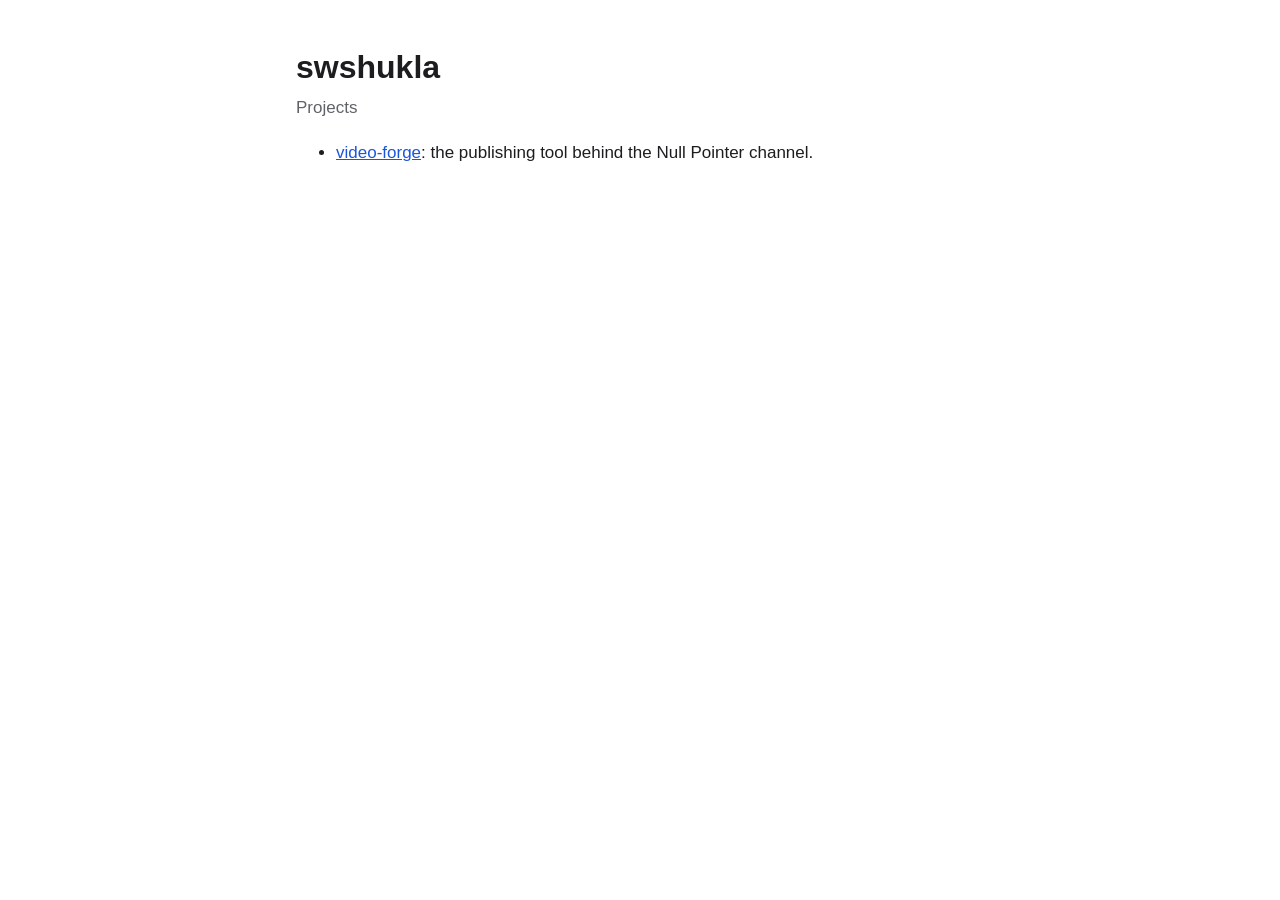
<file: index.html>
<!doctype html>
<html lang="en">
<head>
<meta charset="utf-8">
<meta name="viewport" content="width=device-width, initial-scale=1">
<title>swshukla</title>
<link rel="stylesheet" href="/style.css">
</head>
<body>
<main>
<h1>swshukla</h1>
<p class="muted">Projects</p>
<ul>
  <li><a href="/videoforge/">video-forge</a>: the publishing tool behind the Null Pointer channel.</li>
</ul>
</main>
</body>
</html>
</file>
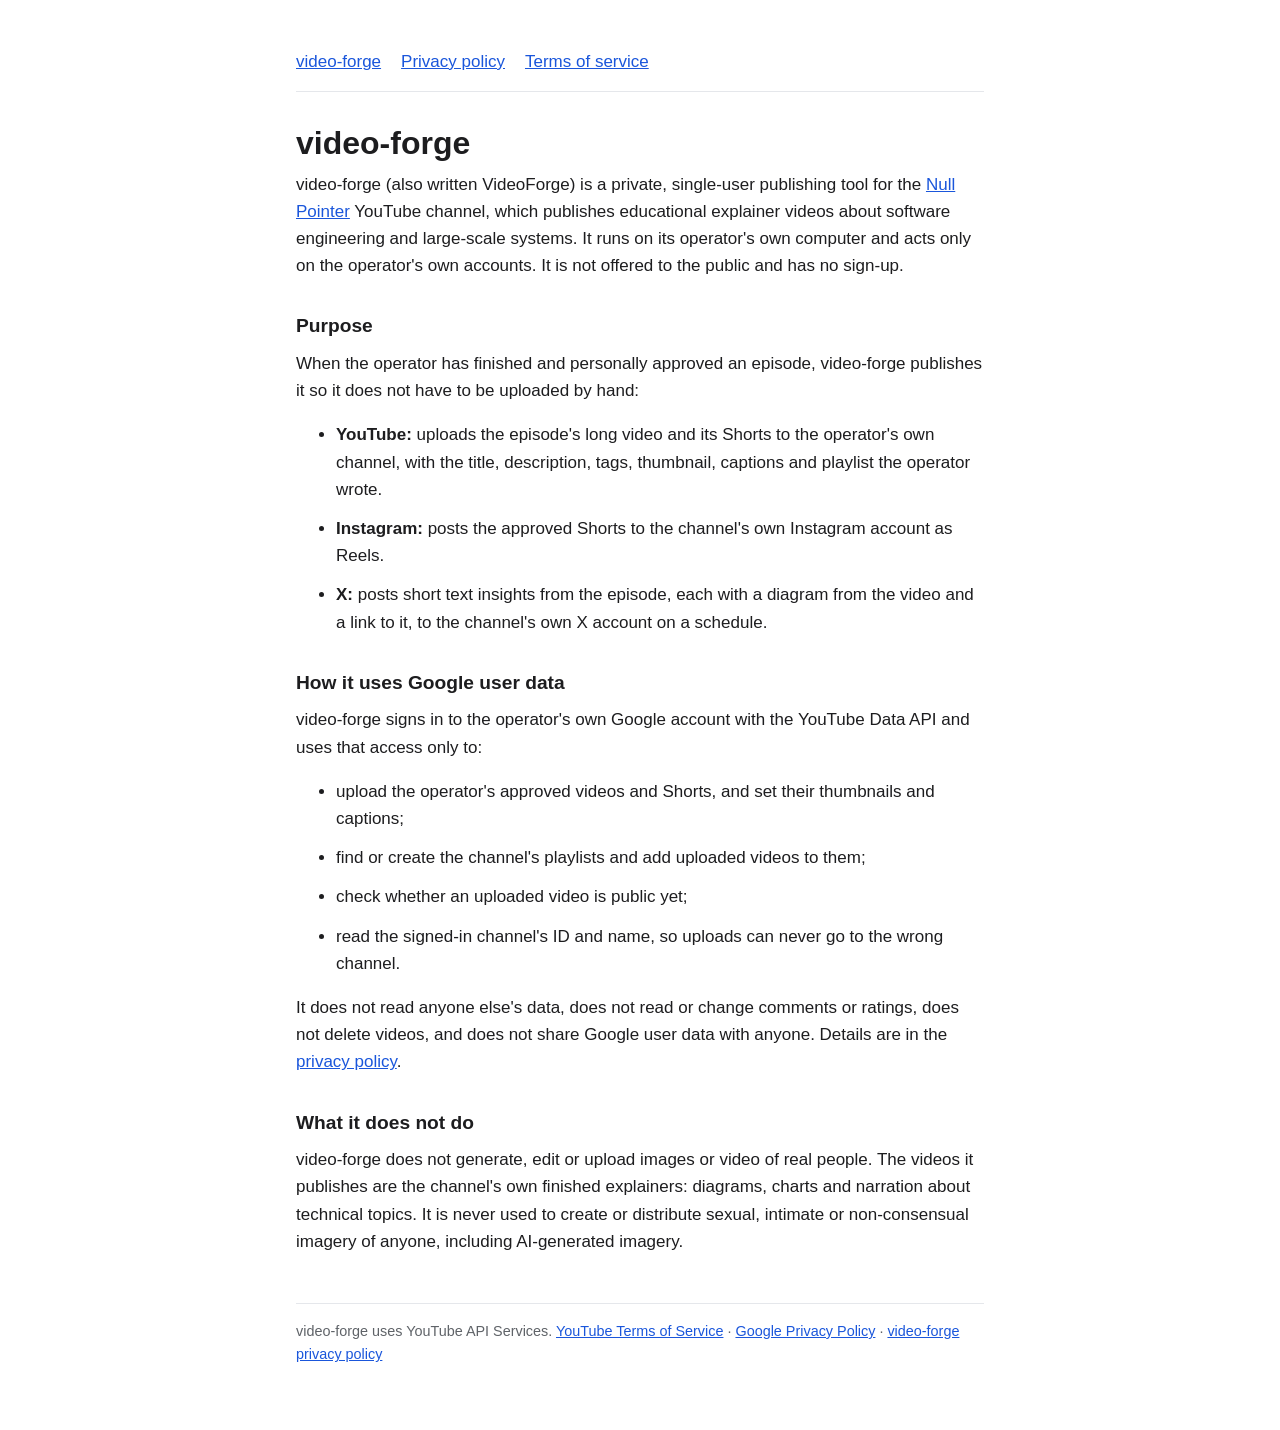
<file: videoforge/index.html>
<!doctype html>
<html lang="en">
<head>
<meta charset="utf-8">
<meta name="viewport" content="width=device-width, initial-scale=1">
<title>video-forge</title>
<meta name="description" content="video-forge: a private tool that uploads the Null Pointer channel's own approved explainer videos to its own YouTube channel, and shares them on Instagram and X.">
<link rel="stylesheet" href="/style.css">
</head>
<body>
<main>
<nav><a href="/videoforge/">video-forge</a><a href="/videoforge/privacy/">Privacy policy</a><a href="/videoforge/terms/">Terms of service</a></nav>
<h1>video-forge</h1>
<p>video-forge (also written VideoForge) is a private, single-user publishing tool for the
<a href="https://www.youtube.com/@nullpointer-c9k">Null Pointer</a> YouTube channel, which publishes
educational explainer videos about software engineering and large-scale systems. It runs on its
operator's own computer and acts only on the operator's own accounts. It is not offered to the
public and has no sign-up.</p>

<h2>Purpose</h2>
<p>When the operator has finished and personally approved an episode, video-forge publishes it so it
does not have to be uploaded by hand:</p>
<ul>
  <li><strong>YouTube:</strong> uploads the episode's long video and its Shorts to the operator's own
    channel, with the title, description, tags, thumbnail, captions and playlist the operator wrote.</li>
  <li><strong>Instagram:</strong> posts the approved Shorts to the channel's own Instagram account as Reels.</li>
  <li><strong>X:</strong> posts short text insights from the episode, each with a diagram from the video
    and a link to it, to the channel's own X account on a schedule.</li>
</ul>

<h2>How it uses Google user data</h2>
<p>video-forge signs in to the operator's own Google account with the YouTube Data API and uses that
access only to:</p>
<ul>
  <li>upload the operator's approved videos and Shorts, and set their thumbnails and captions;</li>
  <li>find or create the channel's playlists and add uploaded videos to them;</li>
  <li>check whether an uploaded video is public yet;</li>
  <li>read the signed-in channel's ID and name, so uploads can never go to the wrong channel.</li>
</ul>
<p>It does not read anyone else's data, does not read or change comments or ratings, does not delete
videos, and does not share Google user data with anyone. Details are in the
<a href="/videoforge/privacy/">privacy policy</a>.</p>

<h2>What it does not do</h2>
<p>video-forge does not generate, edit or upload images or video of real people. The videos it
publishes are the channel's own finished explainers: diagrams, charts and narration about technical
topics. It is never used to create or distribute sexual, intimate or non-consensual imagery of
anyone, including AI-generated imagery.</p>

<footer>video-forge uses YouTube API Services. <a href="https://www.youtube.com/t/terms">YouTube Terms of Service</a> ·
<a href="https://policies.google.com/privacy">Google Privacy Policy</a> ·
<a href="/videoforge/privacy/">video-forge privacy policy</a></footer>
</main>
</body>
</html>
</file>
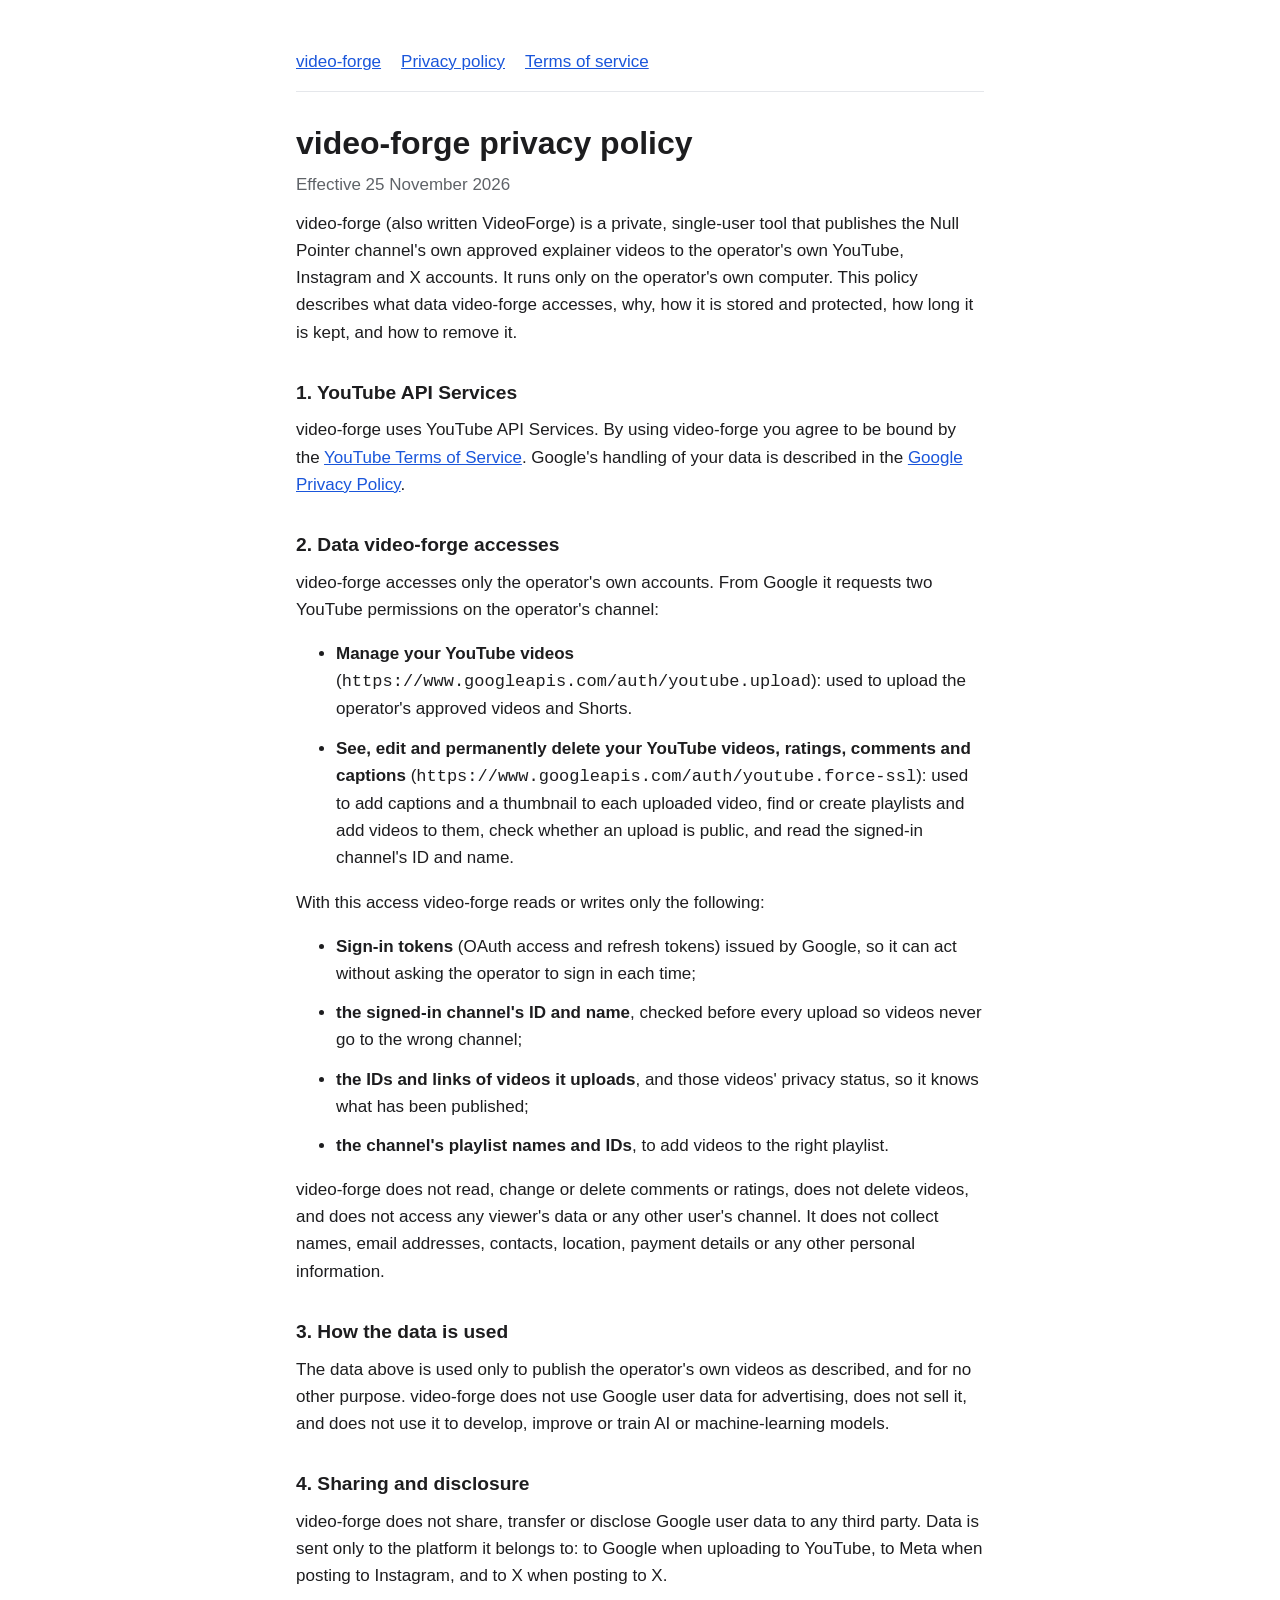
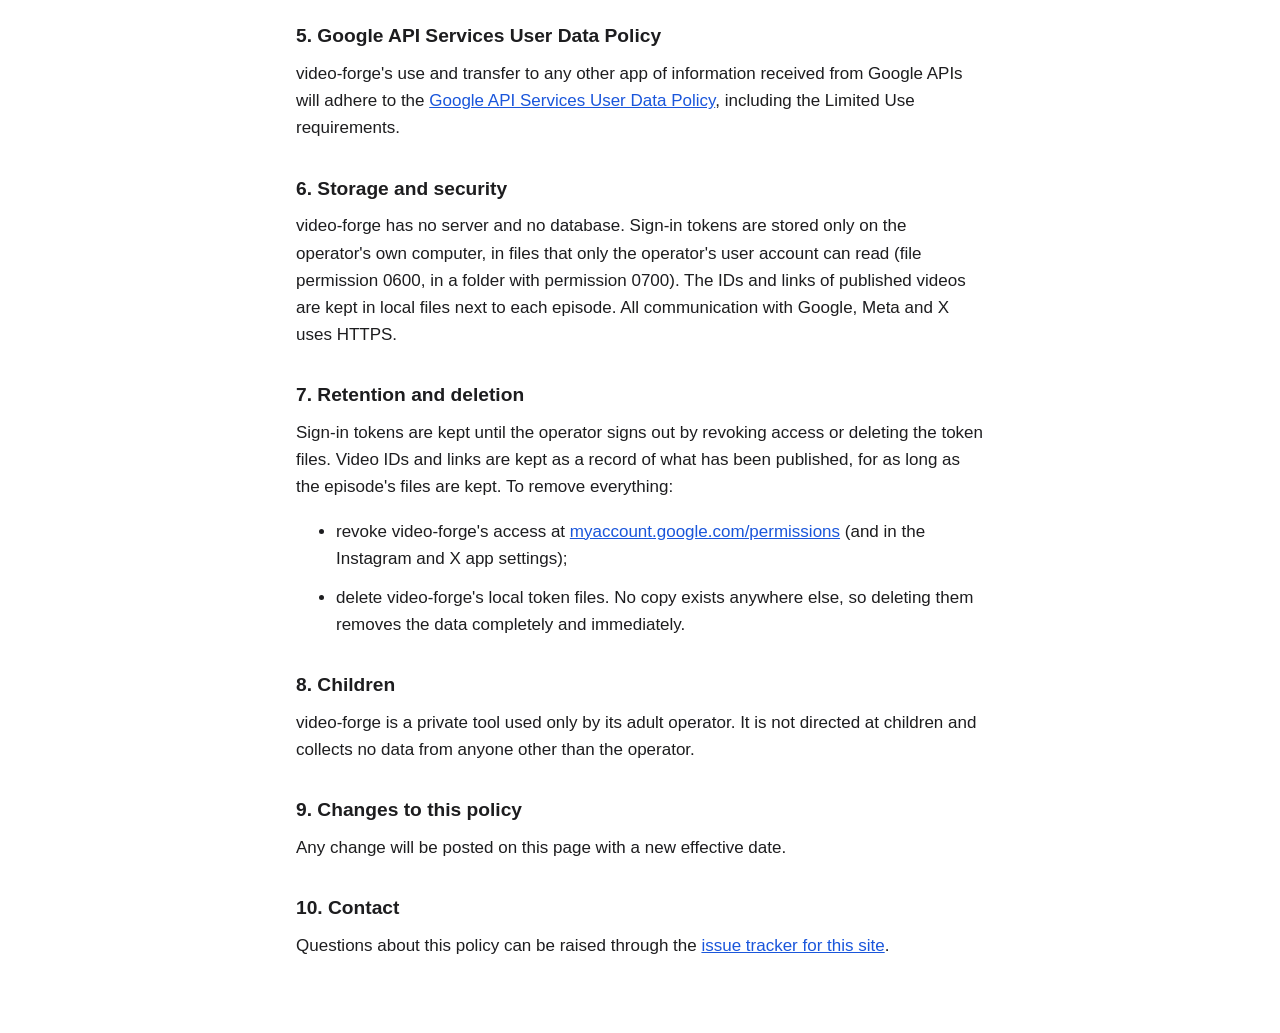
<file: videoforge/privacy/index.html>
<!doctype html>
<html lang="en">
<head>
<meta charset="utf-8">
<meta name="viewport" content="width=device-width, initial-scale=1">
<title>video-forge Privacy Policy</title>
<link rel="stylesheet" href="/style.css">
</head>
<body>
<main>
<nav><a href="/videoforge/">video-forge</a><a href="/videoforge/privacy/">Privacy policy</a><a href="/videoforge/terms/">Terms of service</a></nav>
<h1>video-forge privacy policy</h1>
<p class="muted">Effective 25 November 2026</p>

<p>video-forge (also written VideoForge) is a private, single-user tool that publishes the Null Pointer
channel's own approved explainer videos to the operator's own YouTube, Instagram and X accounts. It
runs only on the operator's own computer. This policy describes what data video-forge accesses, why,
how it is stored and protected, how long it is kept, and how to remove it.</p>

<h2>1. YouTube API Services</h2>
<p>video-forge uses YouTube API Services. By using video-forge you agree to be bound by the
<a href="https://www.youtube.com/t/terms">YouTube Terms of Service</a>. Google's handling of your data
is described in the <a href="https://policies.google.com/privacy">Google Privacy Policy</a>.</p>

<h2>2. Data video-forge accesses</h2>
<p>video-forge accesses only the operator's own accounts. From Google it requests two YouTube
permissions on the operator's channel:</p>
<ul>
  <li><strong>Manage your YouTube videos</strong> (<code>https://www.googleapis.com/auth/youtube.upload</code>):
    used to upload the operator's approved videos and Shorts.</li>
  <li><strong>See, edit and permanently delete your YouTube videos, ratings, comments and captions</strong>
    (<code>https://www.googleapis.com/auth/youtube.force-ssl</code>): used to add captions and a thumbnail to
    each uploaded video, find or create playlists and add videos to them, check whether an upload is
    public, and read the signed-in channel's ID and name.</li>
</ul>
<p>With this access video-forge reads or writes only the following:</p>
<ul>
  <li><strong>Sign-in tokens</strong> (OAuth access and refresh tokens) issued by Google, so it can act
    without asking the operator to sign in each time;</li>
  <li><strong>the signed-in channel's ID and name</strong>, checked before every upload so videos never go
    to the wrong channel;</li>
  <li><strong>the IDs and links of videos it uploads</strong>, and those videos' privacy status, so it
    knows what has been published;</li>
  <li><strong>the channel's playlist names and IDs</strong>, to add videos to the right playlist.</li>
</ul>
<p>video-forge does not read, change or delete comments or ratings, does not delete videos, and does
not access any viewer's data or any other user's channel. It does not collect names, email addresses,
contacts, location, payment details or any other personal information.</p>

<h2>3. How the data is used</h2>
<p>The data above is used only to publish the operator's own videos as described, and for no other
purpose. video-forge does not use Google user data for advertising, does not sell it, and does not
use it to develop, improve or train AI or machine-learning models.</p>

<h2>4. Sharing and disclosure</h2>
<p>video-forge does not share, transfer or disclose Google user data to any third party. Data is sent
only to the platform it belongs to: to Google when uploading to YouTube, to Meta when posting to
Instagram, and to X when posting to X.</p>

<h2>5. Google API Services User Data Policy</h2>
<p>video-forge's use and transfer to any other app of information received from Google APIs will
adhere to the <a href="https://developers.google.com/terms/api-services-user-data-policy">Google API
Services User Data Policy</a>, including the Limited Use requirements.</p>

<h2>6. Storage and security</h2>
<p>video-forge has no server and no database. Sign-in tokens are stored only on the operator's own
computer, in files that only the operator's user account can read (file permission 0600, in a folder
with permission 0700). The IDs and links of published videos are kept in local files next to each
episode. All communication with Google, Meta and X uses HTTPS.</p>

<h2>7. Retention and deletion</h2>
<p>Sign-in tokens are kept until the operator signs out by revoking access or deleting the token
files. Video IDs and links are kept as a record of what has been published, for as long as the
episode's files are kept. To remove everything:</p>
<ul>
  <li>revoke video-forge's access at
    <a href="https://myaccount.google.com/permissions">myaccount.google.com/permissions</a>
    (and in the Instagram and X app settings);</li>
  <li>delete video-forge's local token files. No copy exists anywhere else, so deleting them removes
    the data completely and immediately.</li>
</ul>

<h2>8. Children</h2>
<p>video-forge is a private tool used only by its adult operator. It is not directed at children and
collects no data from anyone other than the operator.</p>

<h2>9. Changes to this policy</h2>
<p>Any change will be posted on this page with a new effective date.</p>

<h2>10. Contact</h2>
<p>Questions about this policy can be raised through the
<a href="https://github.com/swshukla/swshukla.github.io/issues">issue tracker for this site</a>.</p>
</main>
</body>
</html>
</file>
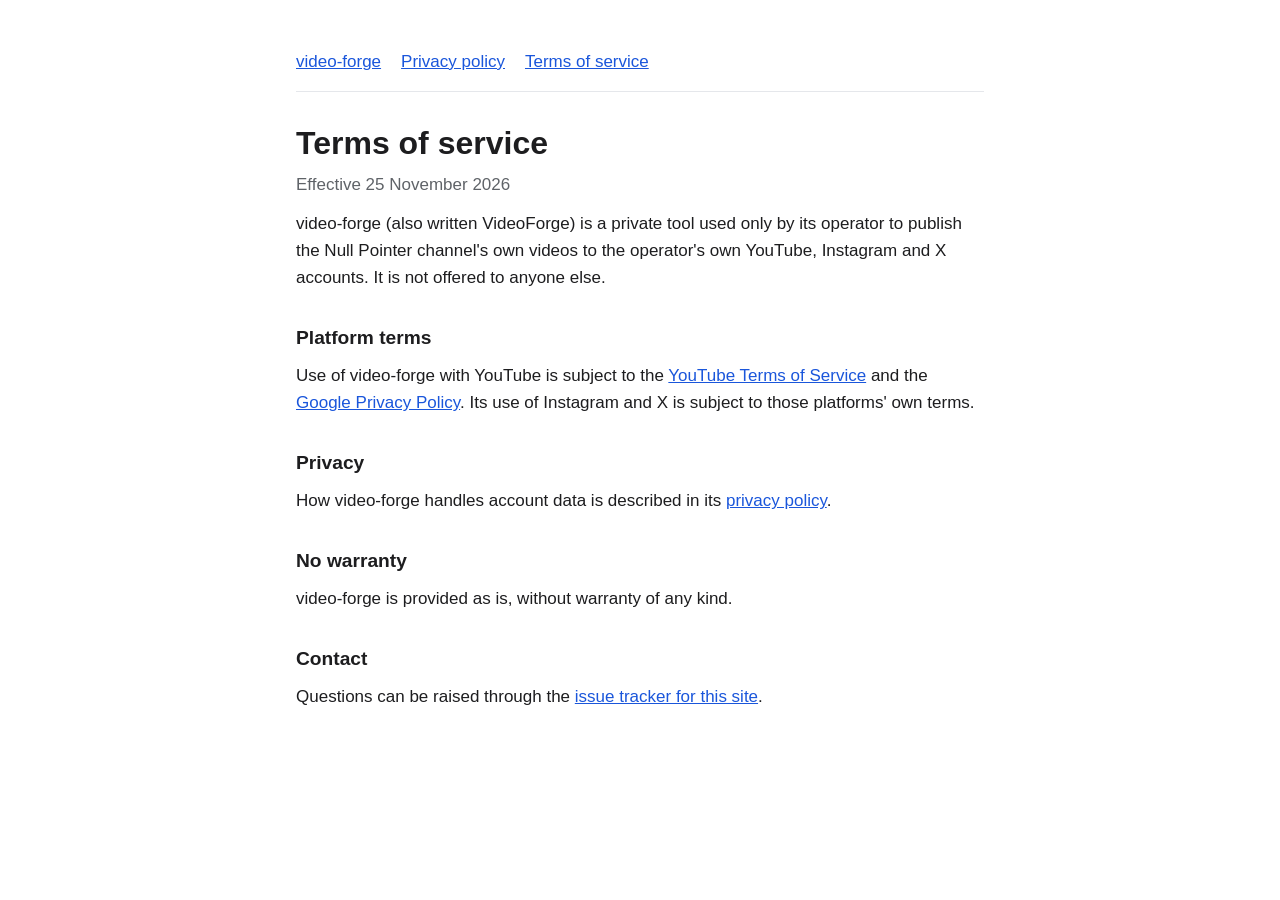
<file: videoforge/terms/index.html>
<!doctype html>
<html lang="en">
<head>
<meta charset="utf-8">
<meta name="viewport" content="width=device-width, initial-scale=1">
<title>video-forge Terms of Service</title>
<link rel="stylesheet" href="/style.css">
</head>
<body>
<main>
<nav><a href="/videoforge/">video-forge</a><a href="/videoforge/privacy/">Privacy policy</a><a href="/videoforge/terms/">Terms of service</a></nav>
<h1>Terms of service</h1>
<p class="muted">Effective 25 November 2026</p>

<p>video-forge (also written VideoForge) is a private tool used only by its operator to publish the Null Pointer channel's own
videos to the operator's own YouTube, Instagram and X accounts. It is not offered to anyone else.</p>

<h2>Platform terms</h2>
<p>Use of video-forge with YouTube is subject to the
<a href="https://www.youtube.com/t/terms">YouTube Terms of Service</a> and the
<a href="https://policies.google.com/privacy">Google Privacy Policy</a>. Its use of Instagram and X is
subject to those platforms' own terms.</p>

<h2>Privacy</h2>
<p>How video-forge handles account data is described in its <a href="/videoforge/privacy/">privacy policy</a>.</p>

<h2>No warranty</h2>
<p>video-forge is provided as is, without warranty of any kind.</p>

<h2>Contact</h2>
<p>Questions can be raised through the
<a href="https://github.com/swshukla/swshukla.github.io/issues">issue tracker for this site</a>.</p>
</main>
</body>
</html>
</file>
<file: style.css>
:root { --fg: #1d1d1f; --muted: #5f6368; --bg: #fff; --link: #1a56db; --rule: #e5e7eb; }
@media (prefers-color-scheme: dark) {
  :root { --fg: #e8eaed; --muted: #9aa0a6; --bg: #121212; --link: #8ab4f8; --rule: #2d2f31; }
}
* { box-sizing: border-box; }
body { margin: 0; background: var(--bg); color: var(--fg);
  font: 17px/1.6 -apple-system, BlinkMacSystemFont, "Segoe UI", Roboto, Helvetica, Arial, sans-serif; }
main { max-width: 720px; margin: 0 auto; padding: 48px 16px 64px; }
h1 { font-size: 2rem; line-height: 1.2; margin: 0 0 8px; }
h2 { font-size: 1.2rem; margin: 32px 0 8px; }
p, li { margin: 0 0 12px; }
.muted { color: var(--muted); }
a { color: var(--link); }
nav { display: flex; gap: 20px; padding-bottom: 16px; margin-bottom: 32px; border-bottom: 1px solid var(--rule); }
footer { margin-top: 48px; padding-top: 16px; border-top: 1px solid var(--rule); color: var(--muted); font-size: 0.9rem; }
</file>
